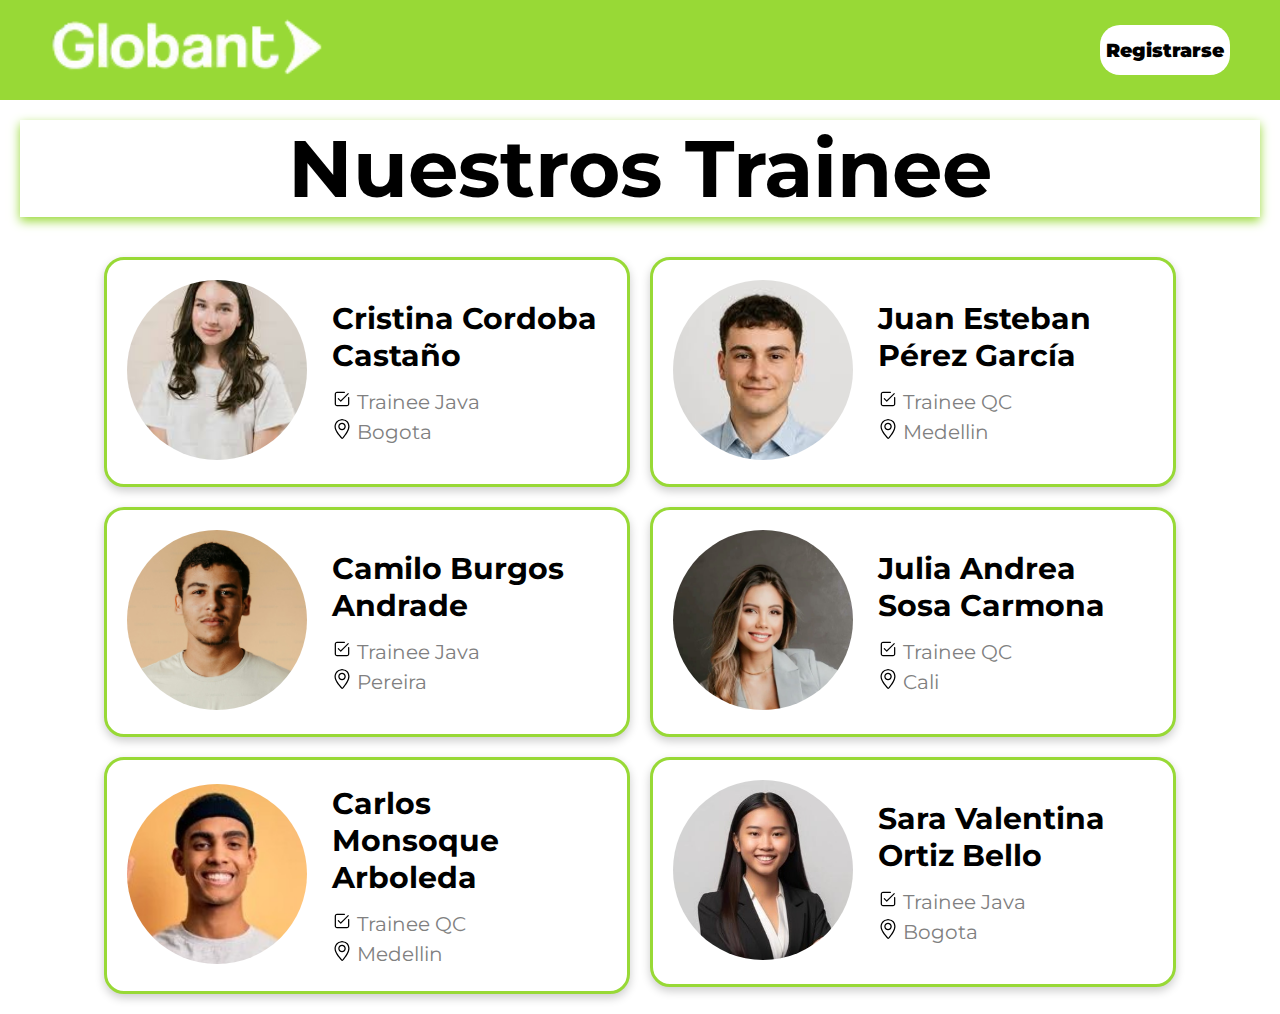
<file: front/index.html>
<!DOCTYPE html>
<html lang="en">

<head>
    <meta charset="UTF-8">
    <meta name="viewport" content="width=device-width, initial-scale=1.0">
    <title>Document</title>
    <link rel="stylesheet" href="styles.css">
    <link href="https://fonts.googleapis.com/css2?family=Montserrat:wght@300;400;500;600;700&display=swap"
        rel="stylesheet">
        
</head>

<body>
    <header>
        <img src="img/globantTexto.png" alt="textoglobant">
        <a href="form.html"><button>Registrarse</button></a>
        
        
    </header>
    <div>
        <h1>Nuestros Trainee</h1>
    </div>
    <div class="container">
        <a href="CVcristina.html">
            <div class="card">
                <div class="photo">
                    <img src="img/cristina.jpeg" alt="Foto Cristina Cordoba Castaño">
                </div>
                <div class="description">
                    <p class="name">Cristina Cordoba Castaño</p>
                    <p class="rol"><img src="img/check-square-svgrepo-com.svg" alt="check">Trainee Java</p>
                    <p class="location"><img src="img/location-svgrepo-com.svg" alt="location">Bogota</p>
                </div>
            </div>
        </a>
        <a href="CVandres.html">
            <div class="card">
                <div class="photo">
                    <img src="img/foto-profile.jpg" alt="Foto Juan Esteban Pérez García">
                </div>
                <div class="description">
                    <p class="name">Juan Esteban Pérez García</p>
                    <p class="rol"><img src="img/check-square-svgrepo-com.svg" alt="check">Trainee QC</p>
                    <p class="location"><img src="img/location-svgrepo-com.svg" alt="location">Medellin</p>
                </div>
            </div>
        </a>
        <a href="CVcamilo.html">
            <div class="card">
                <div class="photo">
                    <img src="img/camilo.jpeg" alt="Foto Camilo Burgos Andrade">
                </div>
                <div class="description">
                    <p class="name">Camilo Burgos Andrade</p>
                    <p class="rol"><img src="img/check-square-svgrepo-com.svg" alt="check">Trainee Java</p>
                    <p class="location"><img src="img/location-svgrepo-com.svg" alt="location">Pereira</p>
                </div>
            </div>
        </a>
         <a href="CVjulia.html">
            <div class="card">
                <div class="photo">
                    <img src="img/julia.jpg" alt="Foto Julia Andrea Sosa Carmona">
                </div>
                <div class="description">
                    <p class="name">Julia Andrea Sosa Carmona</p>
                    <p class="rol"><img src="img/check-square-svgrepo-com.svg" alt="check">Trainee QC</p>
                    <p class="location"><img src="img/location-svgrepo-com.svg" alt="location">Cali</p>
                </div>
            </div>
        </a>
        <a href="CVcarlos.html">
            <div class="card">
                <div class="photo">
                    <img src="img/carlos.jpg" alt="Foto ana">
                </div>
                <div class="description">
                    <p class="name">Carlos Monsoque Arboleda</p>
                    <p class="rol"><img src="img/check-square-svgrepo-com.svg" alt="check">Trainee QC</p>
                    <p class="location"><img src="img/location-svgrepo-com.svg" alt="location">Medellin</p>
                </div>
            </div>
        </a>
         <a href="CVvalentina.html">
            <div class="card">
                <div class="photo">
                    <img src="img/valentina.jpg" alt="Foto ana">
                </div>
                <div class="description">
                    <p class="name">Sara Valentina Ortiz Bello</p>
                    <p class="rol"><img src="img/check-square-svgrepo-com.svg" alt="check">Trainee Java</p>
                    <p class="location"><img src="img/location-svgrepo-com.svg" alt="location">Bogota</p>
                </div>
            </div>
        </a>
       
        

    </div>

    <footer>

    </footer>

    <script src="app.js"></script>
</body>

</html>
</file>
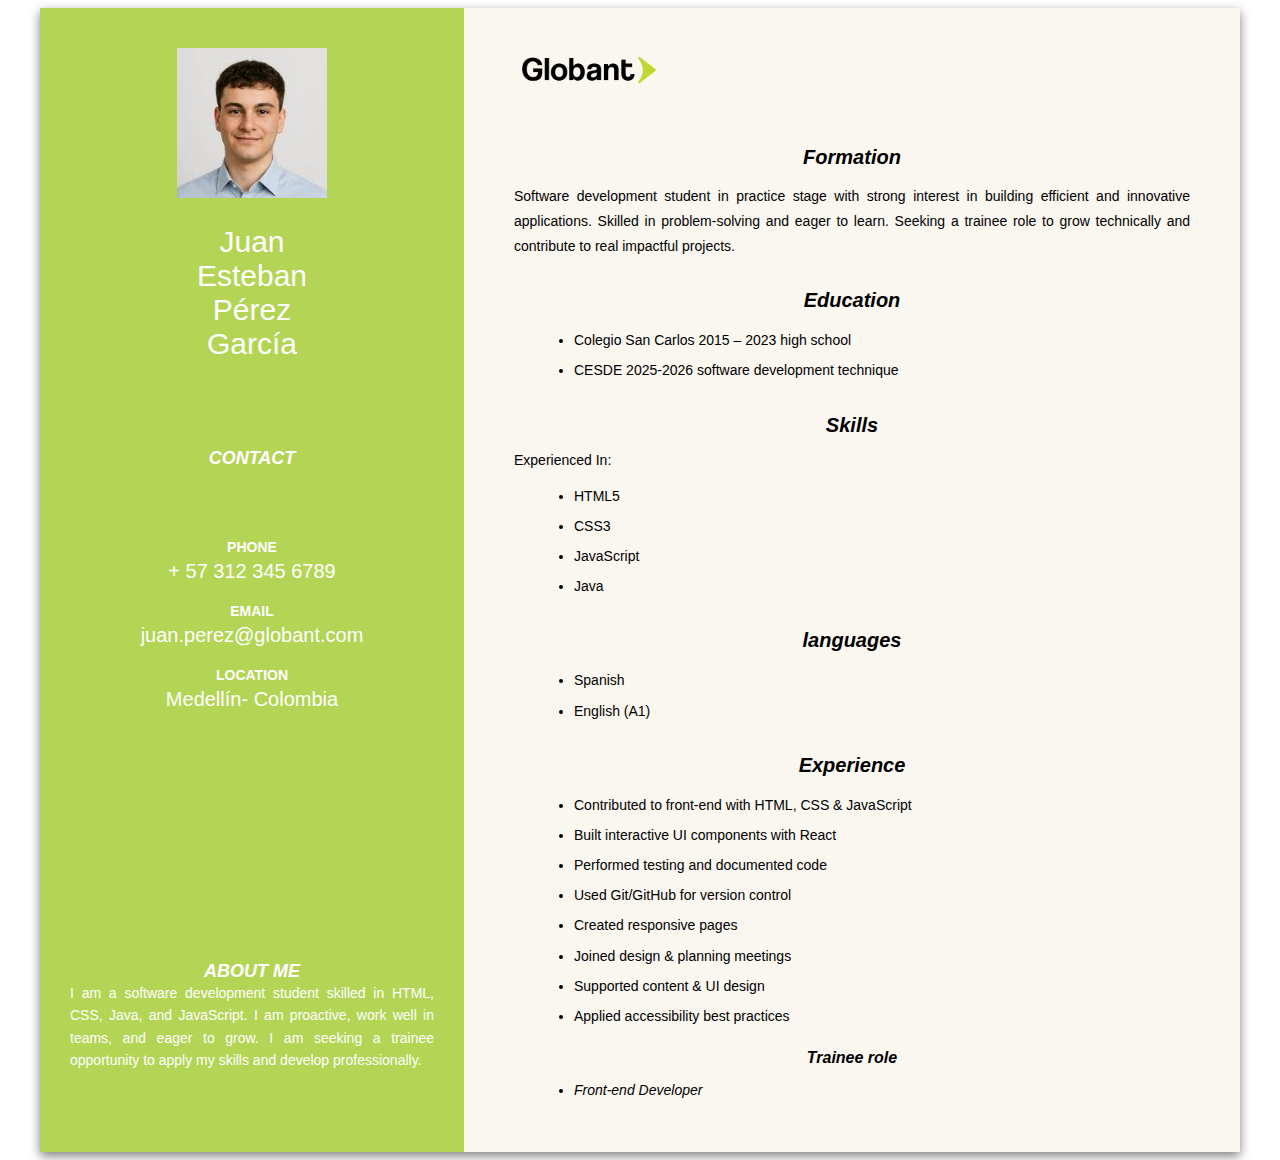
<file: front/CV.html>
<!DOCTYPE html>
<html lang="es">
<head>
    <meta charset="UTF-8">
    <meta name="viewport" content="width=device-width, initial-scale=1.0">
    <title>CV - Juan Esteban Pérez García</title>
    <link rel="stylesheet" href="CV.css">
</head>
<body>
    <div class="container">
        
        
        <div class="left-column">
           
            <div class="profile-photo">
                <img src="img/foto-profile.jpg" alt="profile-photo>
            </div>
            
         
            <div class="name">
                Juan Esteban<br>Pérez García
            </div>

           
            <div class="section-title">CONTACT</div>
            <div class="contact-info">
                <div class="contact-label">PHONE</div>
                <div class="contact-value">+ 57 312 345 6789</div>
                
                <div class="contact-label">EMAIL</div>
                <div class="contact-value">juan.perez@globant.com</div>
                
                <div class="contact-label">LOCATION</div>
                <div class="contact-value">Medellín- Colombia</div>
            </div>

           
            <div class="section-title">ABOUT ME</div>
            <div class="about-text">
                I am a software development student skilled in HTML, CSS, Java, and JavaScript. I am proactive, work well in teams, and eager to grow. I am seeking a trainee opportunity to apply my skills and develop professionally.
            </div>
        </div>

        
      
        <div class="right-column">
           
            <img src="img/globant-logo.png" alt="Globant-logo">

           
            <div class="right-section-title">Formation</div>
            <div class="formation-text">
                Software development student in practice stage with strong interest in building efficient and innovative applications. Skilled in problem-solving and eager to learn. Seeking a trainee role to grow technically and contribute to real impactful projects.
            </div>

           
            <div class="right-section-title">Education</div>
            <ul class="education-list">
                <li>Colegio San Carlos  2015 – 2023 high school</li>
                <li>CESDE 2025-2026 software development technique</li>
            </ul>

       
            <div class="right-section-title">Skills</div>
            <div class="skills-intro">Experienced In:</div>
            <ul class="skills-list">
                <li>HTML5</li>
                <li>CSS3</li>
                <li>JavaScript</li>
                <li>Java</li>
            </ul>

            
            <div class="right-section-title">languages</div>
            <ul class="languages-list">
                <li>Spanish</li>
                <li>English (A1)</li>
            </ul>

            
            <div class="right-section-title">Experience</div>
            <ul class="experience-list">
                <li>Contributed to front-end with HTML, CSS & JavaScript</li>
                <li>Built interactive UI components with React</li>
                <li>Performed testing and documented code</li>
                <li>Used Git/GitHub for version control</li>
                <li>Created responsive pages</li>
                <li>Joined design & planning meetings</li>
                <li>Supported content & UI design</li>
                <li>Applied accessibility best practices</li>
            </ul>

           
            <div class="trainee-title">Trainee role</div>
            <ul class="role-item">
                <li><em>Front-end Developer</em></li>
            </ul>
        </div>
        
    </div>
</body>
</html>
</file>
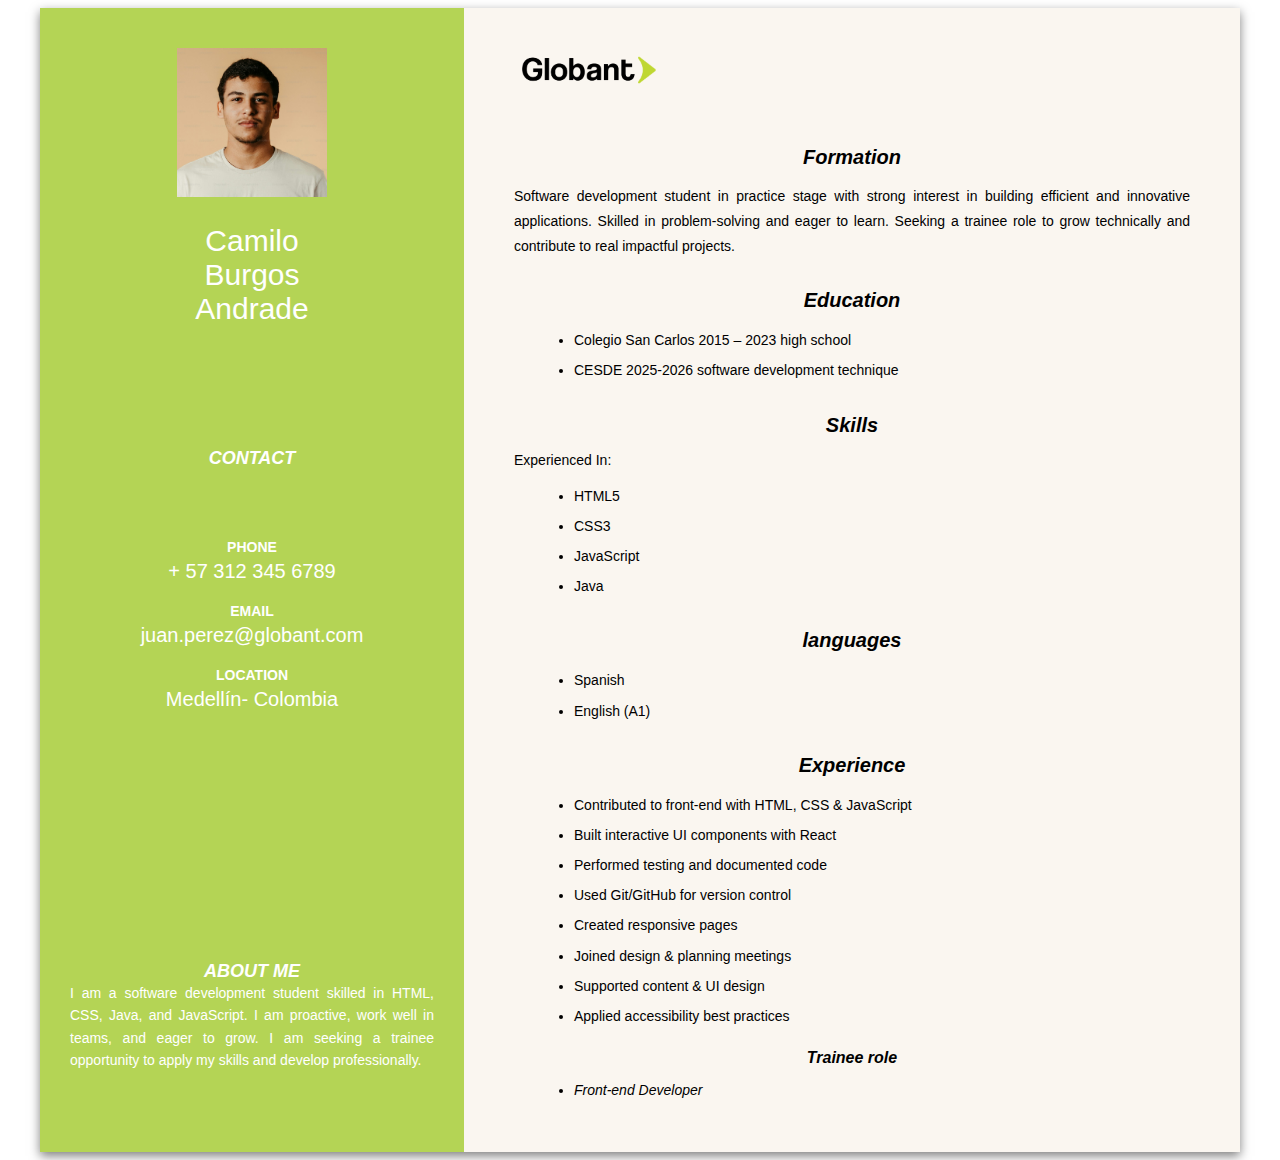
<file: front/CVcamilo.html>
<!DOCTYPE html>
<html lang="es">
<head>
    <meta charset="UTF-8">
    <meta name="viewport" content="width=device-width, initial-scale=1.0">
    <title>CV - Juan Esteban Pérez García</title>
    <link rel="stylesheet" href="CV.css">
</head>
<body>
    <div class="container">
        
        
        <div class="left-column">
           
            <div class="profile-photo">
                <img src="img/camilo.jpeg" alt="profile-photo>
            </div>
            
         
            <div class="name">
                Camilo <br>Burgos Andrade
            </div>

           
            <div class="section-title">CONTACT</div>
            <div class="contact-info">
                <div class="contact-label">PHONE</div>
                <div class="contact-value">+ 57 312 345 6789</div>
                
                <div class="contact-label">EMAIL</div>
                <div class="contact-value">juan.perez@globant.com</div>
                
                <div class="contact-label">LOCATION</div>
                <div class="contact-value">Medellín- Colombia</div>
            </div>

           
            <div class="section-title">ABOUT ME</div>
            <div class="about-text">
                I am a software development student skilled in HTML, CSS, Java, and JavaScript. I am proactive, work well in teams, and eager to grow. I am seeking a trainee opportunity to apply my skills and develop professionally.
            </div>
        </div>

        
      
        <div class="right-column">
           
            <img src="img/globant-logo.png" alt="Globant-logo">

           
            <div class="right-section-title">Formation</div>
            <div class="formation-text">
                Software development student in practice stage with strong interest in building efficient and innovative applications. Skilled in problem-solving and eager to learn. Seeking a trainee role to grow technically and contribute to real impactful projects.
            </div>

           
            <div class="right-section-title">Education</div>
            <ul class="education-list">
                <li>Colegio San Carlos  2015 – 2023 high school</li>
                <li>CESDE 2025-2026 software development technique</li>
            </ul>

       
            <div class="right-section-title">Skills</div>
            <div class="skills-intro">Experienced In:</div>
            <ul class="skills-list">
                <li>HTML5</li>
                <li>CSS3</li>
                <li>JavaScript</li>
                <li>Java</li>
            </ul>

            
            <div class="right-section-title">languages</div>
            <ul class="languages-list">
                <li>Spanish</li>
                <li>English (A1)</li>
            </ul>

            
            <div class="right-section-title">Experience</div>
            <ul class="experience-list">
                <li>Contributed to front-end with HTML, CSS & JavaScript</li>
                <li>Built interactive UI components with React</li>
                <li>Performed testing and documented code</li>
                <li>Used Git/GitHub for version control</li>
                <li>Created responsive pages</li>
                <li>Joined design & planning meetings</li>
                <li>Supported content & UI design</li>
                <li>Applied accessibility best practices</li>
            </ul>

           
            <div class="trainee-title">Trainee role</div>
            <ul class="role-item">
                <li><em>Front-end Developer</em></li>
            </ul>
        </div>
        
    </div>
</body>
</html>
</file>
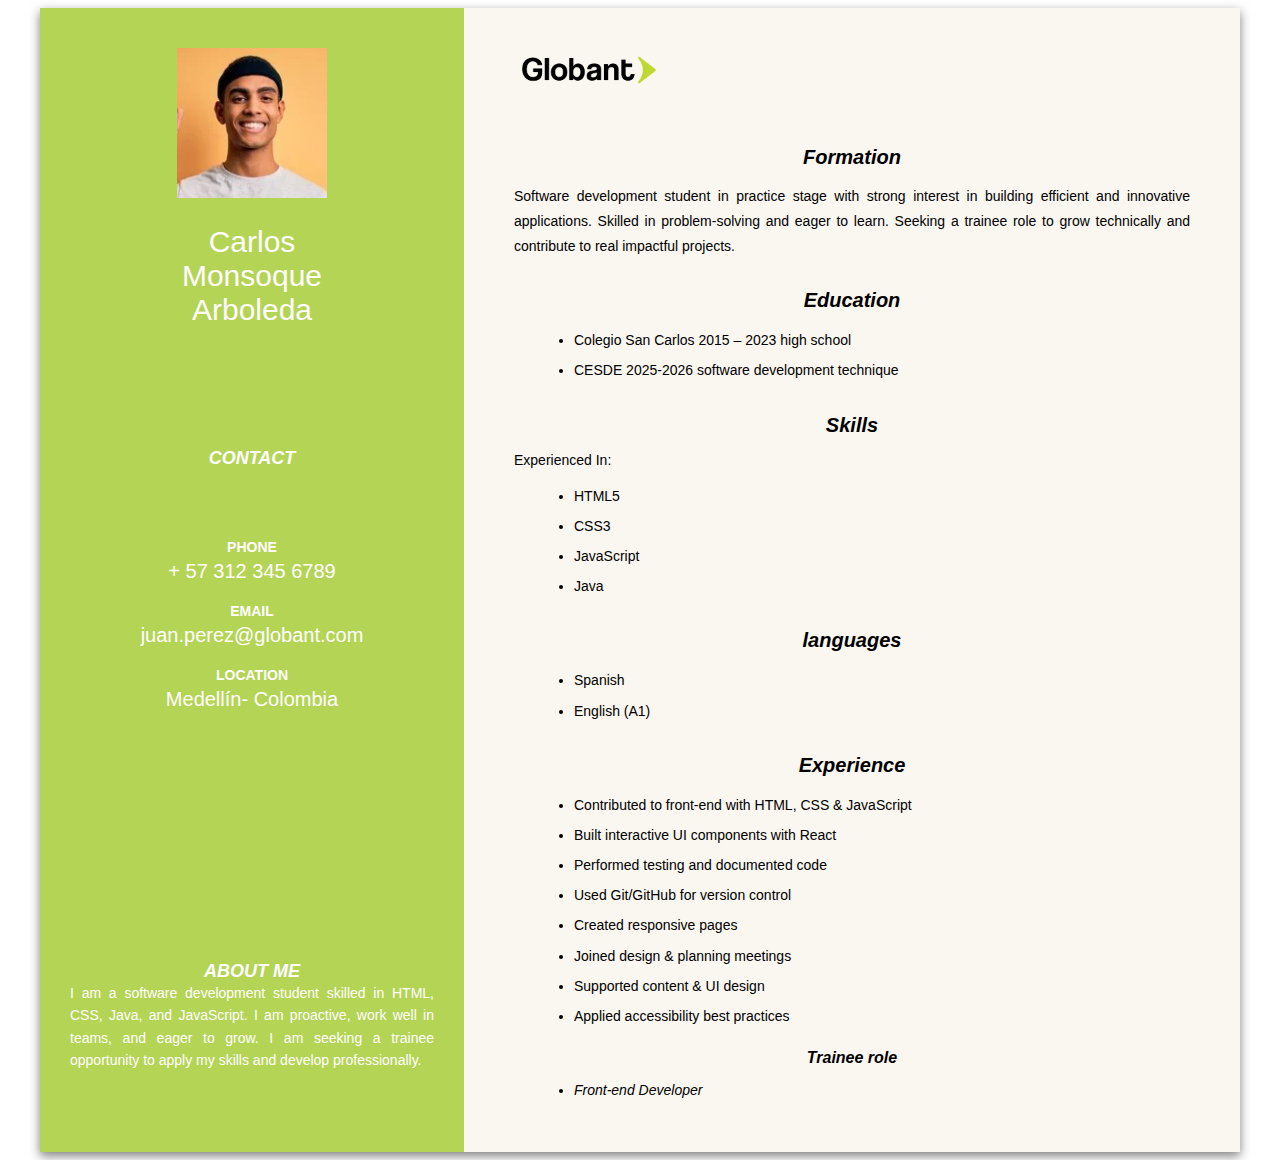
<file: front/CVcarlos.html>
<!DOCTYPE html>
<html lang="es">
<head>
    <meta charset="UTF-8">
    <meta name="viewport" content="width=device-width, initial-scale=1.0">
    <title>CV - Juan Esteban Pérez García</title>
    <link rel="stylesheet" href="CV.css">
</head>
<body>
    <div class="container">
        
        
        <div class="left-column">
           
            <div class="profile-photo">
                <img src="img/carlos.jpg" alt="profile-photo>
            </div>
            
         
            <div class="name">
                Carlos <br>Monsoque Arboleda
            </div>

           
            <div class="section-title">CONTACT</div>
            <div class="contact-info">
                <div class="contact-label">PHONE</div>
                <div class="contact-value">+ 57 312 345 6789</div>
                
                <div class="contact-label">EMAIL</div>
                <div class="contact-value">juan.perez@globant.com</div>
                
                <div class="contact-label">LOCATION</div>
                <div class="contact-value">Medellín- Colombia</div>
            </div>

           
            <div class="section-title">ABOUT ME</div>
            <div class="about-text">
                I am a software development student skilled in HTML, CSS, Java, and JavaScript. I am proactive, work well in teams, and eager to grow. I am seeking a trainee opportunity to apply my skills and develop professionally.
            </div>
        </div>

        
      
        <div class="right-column">
           
            <img src="img/globant-logo.png" alt="Globant-logo">

           
            <div class="right-section-title">Formation</div>
            <div class="formation-text">
                Software development student in practice stage with strong interest in building efficient and innovative applications. Skilled in problem-solving and eager to learn. Seeking a trainee role to grow technically and contribute to real impactful projects.
            </div>

           
            <div class="right-section-title">Education</div>
            <ul class="education-list">
                <li>Colegio San Carlos  2015 – 2023 high school</li>
                <li>CESDE 2025-2026 software development technique</li>
            </ul>

       
            <div class="right-section-title">Skills</div>
            <div class="skills-intro">Experienced In:</div>
            <ul class="skills-list">
                <li>HTML5</li>
                <li>CSS3</li>
                <li>JavaScript</li>
                <li>Java</li>
            </ul>

            
            <div class="right-section-title">languages</div>
            <ul class="languages-list">
                <li>Spanish</li>
                <li>English (A1)</li>
            </ul>

            
            <div class="right-section-title">Experience</div>
            <ul class="experience-list">
                <li>Contributed to front-end with HTML, CSS & JavaScript</li>
                <li>Built interactive UI components with React</li>
                <li>Performed testing and documented code</li>
                <li>Used Git/GitHub for version control</li>
                <li>Created responsive pages</li>
                <li>Joined design & planning meetings</li>
                <li>Supported content & UI design</li>
                <li>Applied accessibility best practices</li>
            </ul>

           
            <div class="trainee-title">Trainee role</div>
            <ul class="role-item">
                <li><em>Front-end Developer</em></li>
            </ul>
        </div>
        
    </div>
</body>
</html>
</file>
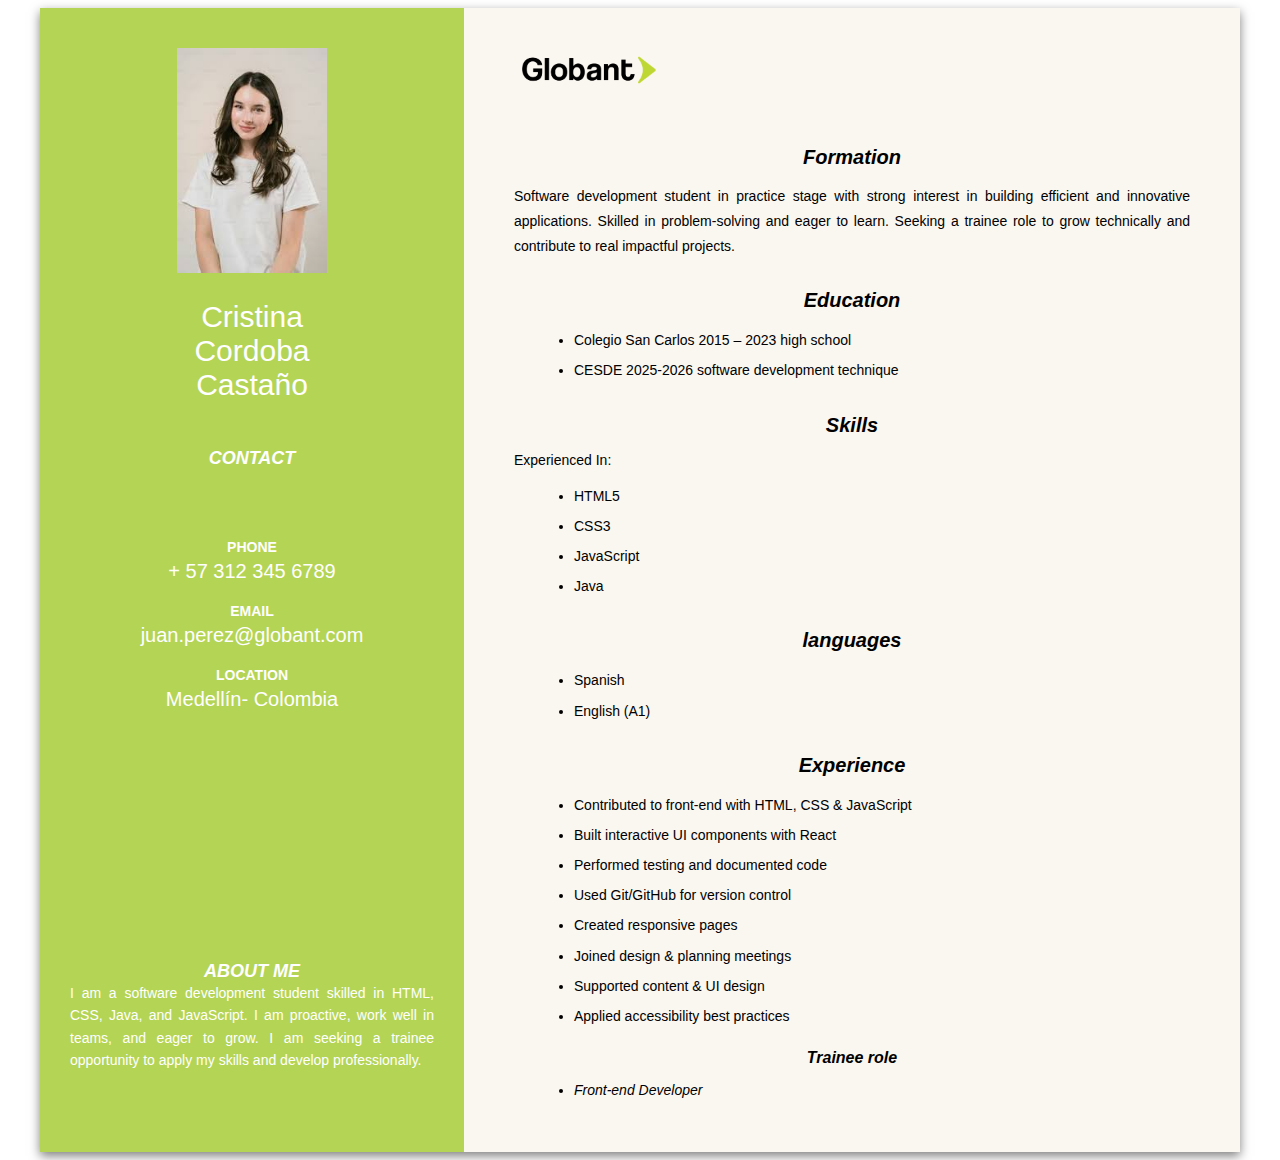
<file: front/CVcristina.html>
<!DOCTYPE html>
<html lang="es">
<head>
    <meta charset="UTF-8">
    <meta name="viewport" content="width=device-width, initial-scale=1.0">
    <title>CV - Juan Esteban Pérez García</title>
    <link rel="stylesheet" href="CV.css">
</head>
<body>
    <div class="container">
        
        
        <div class="left-column">
           
            <div class="profile-photo">
                <img src="img/cristina.jpeg" alt="profile-photo>
            </div>
            
         
            <div class="name">
                Cristina<br>Cordoba Castaño
            </div>

           
            <div class="section-title">CONTACT</div>
            <div class="contact-info">
                <div class="contact-label">PHONE</div>
                <div class="contact-value">+ 57 312 345 6789</div>
                
                <div class="contact-label">EMAIL</div>
                <div class="contact-value">juan.perez@globant.com</div>
                
                <div class="contact-label">LOCATION</div>
                <div class="contact-value">Medellín- Colombia</div>
            </div>

           
            <div class="section-title">ABOUT ME</div>
            <div class="about-text">
                I am a software development student skilled in HTML, CSS, Java, and JavaScript. I am proactive, work well in teams, and eager to grow. I am seeking a trainee opportunity to apply my skills and develop professionally.
            </div>
        </div>

        
      
        <div class="right-column">
           
            <img src="img/globant-logo.png" alt="Globant-logo">

           
            <div class="right-section-title">Formation</div>
            <div class="formation-text">
                Software development student in practice stage with strong interest in building efficient and innovative applications. Skilled in problem-solving and eager to learn. Seeking a trainee role to grow technically and contribute to real impactful projects.
            </div>

           
            <div class="right-section-title">Education</div>
            <ul class="education-list">
                <li>Colegio San Carlos  2015 – 2023 high school</li>
                <li>CESDE 2025-2026 software development technique</li>
            </ul>

       
            <div class="right-section-title">Skills</div>
            <div class="skills-intro">Experienced In:</div>
            <ul class="skills-list">
                <li>HTML5</li>
                <li>CSS3</li>
                <li>JavaScript</li>
                <li>Java</li>
            </ul>

            
            <div class="right-section-title">languages</div>
            <ul class="languages-list">
                <li>Spanish</li>
                <li>English (A1)</li>
            </ul>

            
            <div class="right-section-title">Experience</div>
            <ul class="experience-list">
                <li>Contributed to front-end with HTML, CSS & JavaScript</li>
                <li>Built interactive UI components with React</li>
                <li>Performed testing and documented code</li>
                <li>Used Git/GitHub for version control</li>
                <li>Created responsive pages</li>
                <li>Joined design & planning meetings</li>
                <li>Supported content & UI design</li>
                <li>Applied accessibility best practices</li>
            </ul>

           
            <div class="trainee-title">Trainee role</div>
            <ul class="role-item">
                <li><em>Front-end Developer</em></li>
            </ul>
        </div>
        
    </div>
</body>
</html>
</file>
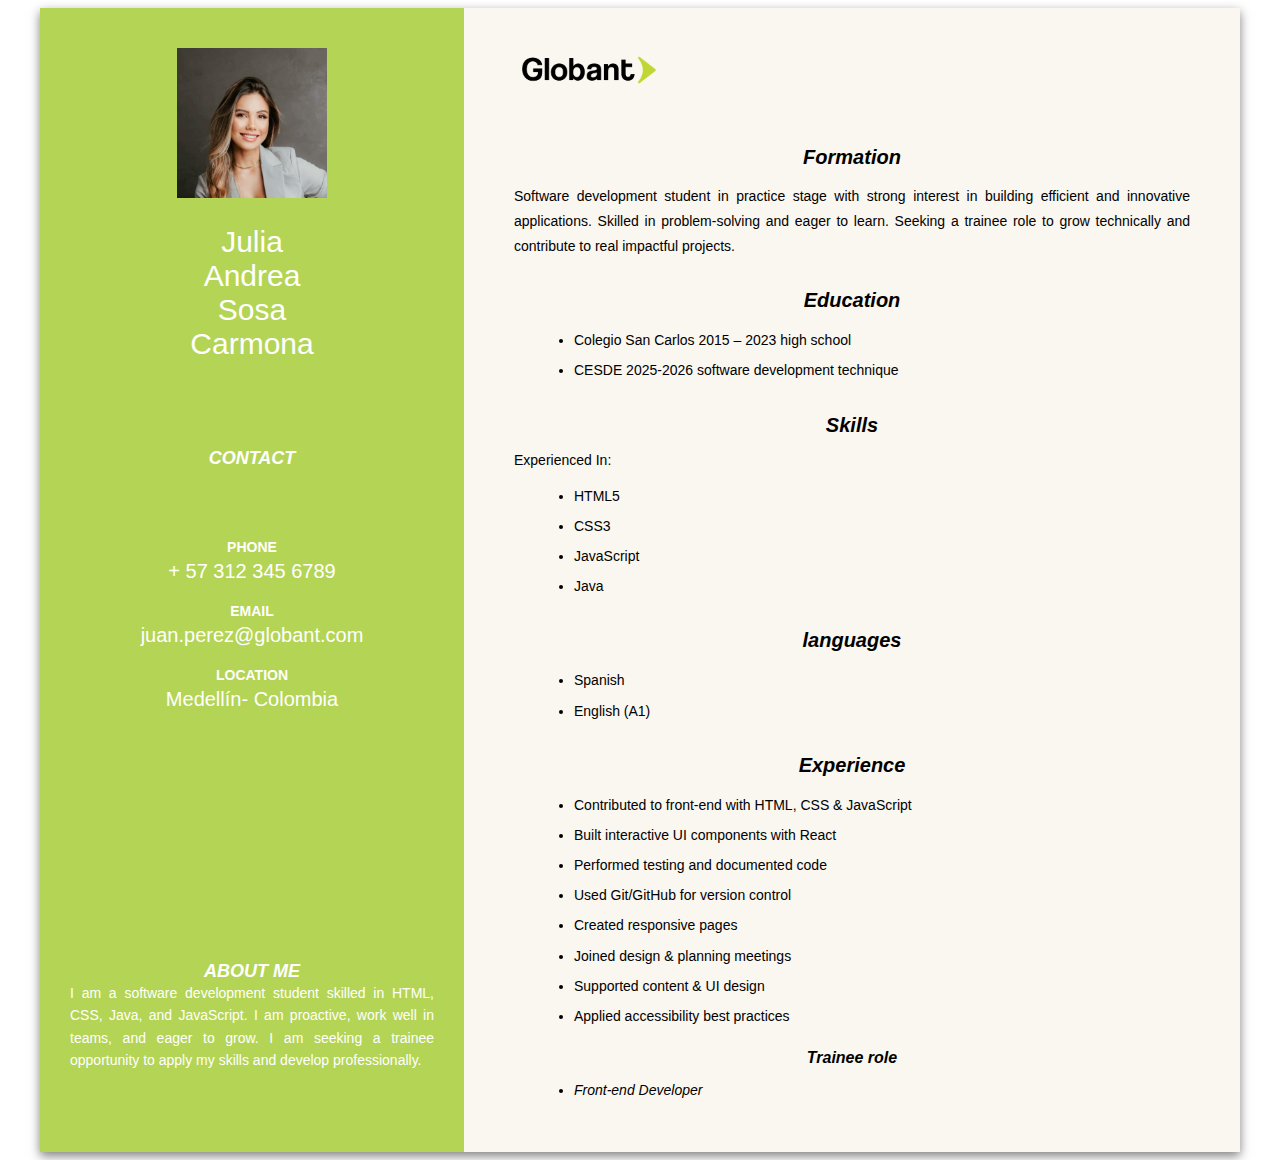
<file: front/CVjulia.html>
<!DOCTYPE html>
<html lang="es">
<head>
    <meta charset="UTF-8">
    <meta name="viewport" content="width=device-width, initial-scale=1.0">
    <title>CV - Juan Esteban Pérez García</title>
    <link rel="stylesheet" href="CV.css">
</head>
<body>
    <div class="container">
        
        
        <div class="left-column">
           
            <div class="profile-photo">
                <img src="img/julia.jpg" alt="profile-photo>
            </div>
            
         
            <div class="name">
                Julia Andrea <br>Sosa Carmona
            </div>

           
            <div class="section-title">CONTACT</div>
            <div class="contact-info">
                <div class="contact-label">PHONE</div>
                <div class="contact-value">+ 57 312 345 6789</div>
                
                <div class="contact-label">EMAIL</div>
                <div class="contact-value">juan.perez@globant.com</div>
                
                <div class="contact-label">LOCATION</div>
                <div class="contact-value">Medellín- Colombia</div>
            </div>

           
            <div class="section-title">ABOUT ME</div>
            <div class="about-text">
                I am a software development student skilled in HTML, CSS, Java, and JavaScript. I am proactive, work well in teams, and eager to grow. I am seeking a trainee opportunity to apply my skills and develop professionally.
            </div>
        </div>

        
      
        <div class="right-column">
           
            <img src="img/globant-logo.png" alt="Globant-logo">

           
            <div class="right-section-title">Formation</div>
            <div class="formation-text">
                Software development student in practice stage with strong interest in building efficient and innovative applications. Skilled in problem-solving and eager to learn. Seeking a trainee role to grow technically and contribute to real impactful projects.
            </div>

           
            <div class="right-section-title">Education</div>
            <ul class="education-list">
                <li>Colegio San Carlos  2015 – 2023 high school</li>
                <li>CESDE 2025-2026 software development technique</li>
            </ul>

       
            <div class="right-section-title">Skills</div>
            <div class="skills-intro">Experienced In:</div>
            <ul class="skills-list">
                <li>HTML5</li>
                <li>CSS3</li>
                <li>JavaScript</li>
                <li>Java</li>
            </ul>

            
            <div class="right-section-title">languages</div>
            <ul class="languages-list">
                <li>Spanish</li>
                <li>English (A1)</li>
            </ul>

            
            <div class="right-section-title">Experience</div>
            <ul class="experience-list">
                <li>Contributed to front-end with HTML, CSS & JavaScript</li>
                <li>Built interactive UI components with React</li>
                <li>Performed testing and documented code</li>
                <li>Used Git/GitHub for version control</li>
                <li>Created responsive pages</li>
                <li>Joined design & planning meetings</li>
                <li>Supported content & UI design</li>
                <li>Applied accessibility best practices</li>
            </ul>

           
            <div class="trainee-title">Trainee role</div>
            <ul class="role-item">
                <li><em>Front-end Developer</em></li>
            </ul>
        </div>
        
    </div>
</body>
</html>
</file>
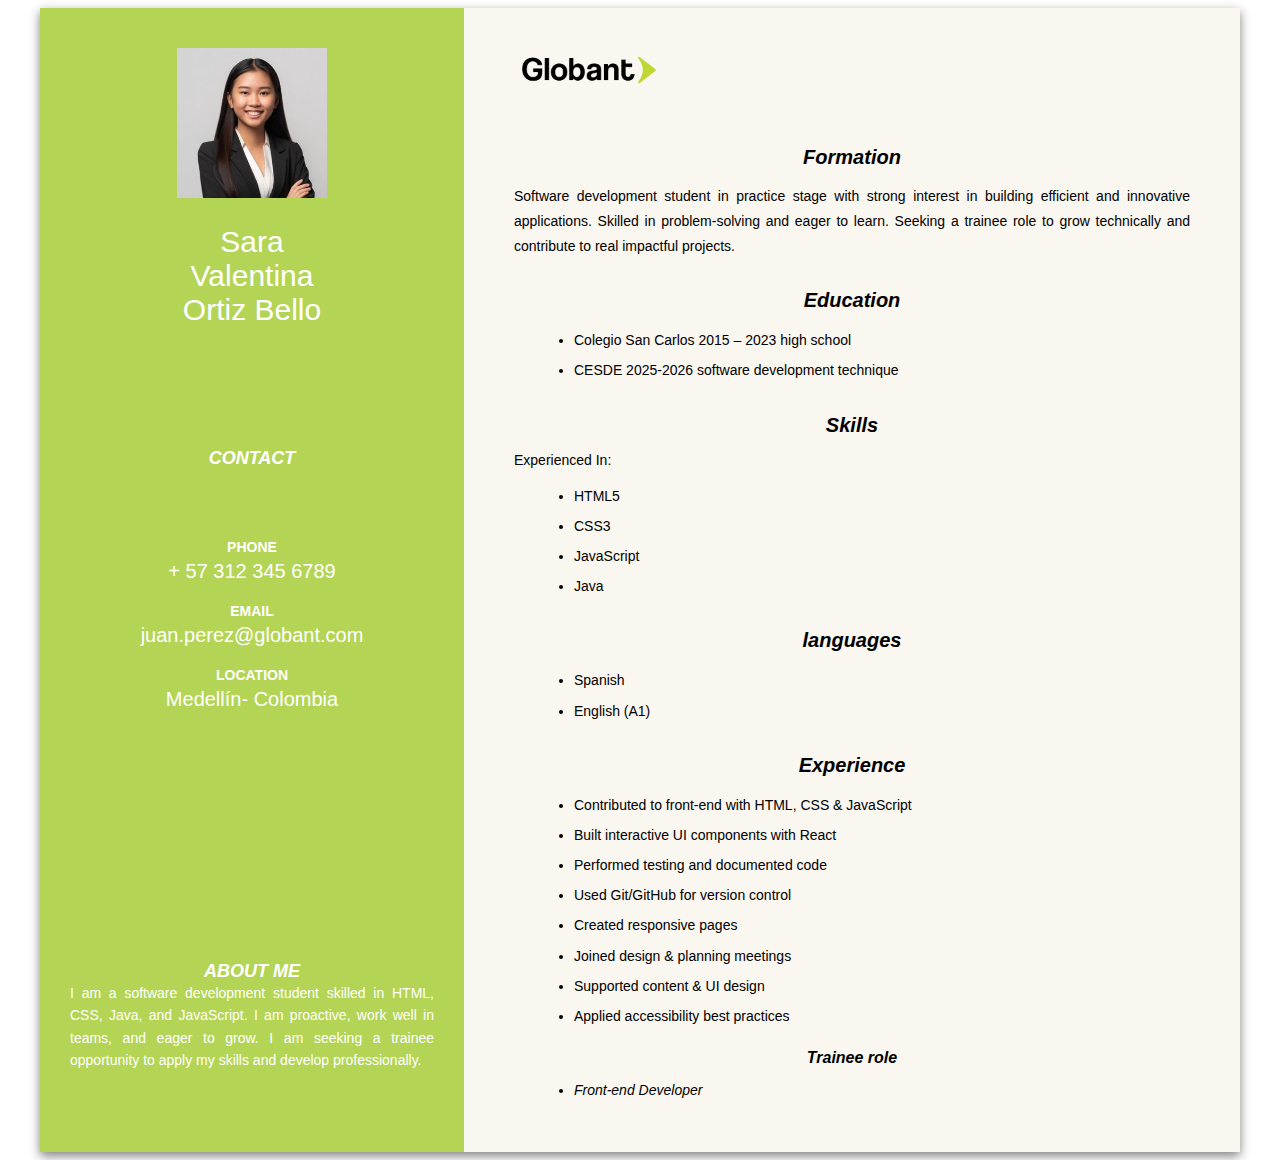
<file: front/CVvalentina.html>
<!DOCTYPE html>
<html lang="es">
<head>
    <meta charset="UTF-8">
    <meta name="viewport" content="width=device-width, initial-scale=1.0">
    <title>CV - Juan Esteban Pérez García</title>
    <link rel="stylesheet" href="CV.css">
</head>
<body>
    <div class="container">
        
        
        <div class="left-column">
           
            <div class="profile-photo">
                <img src="img/valentina.jpg" alt="profile-photo>
            </div>
            
         
            <div class="name">
                Sara Valentina <br>Ortiz Bello
            </div>

           
            <div class="section-title">CONTACT</div>
            <div class="contact-info">
                <div class="contact-label">PHONE</div>
                <div class="contact-value">+ 57 312 345 6789</div>
                
                <div class="contact-label">EMAIL</div>
                <div class="contact-value">juan.perez@globant.com</div>
                
                <div class="contact-label">LOCATION</div>
                <div class="contact-value">Medellín- Colombia</div>
            </div>

           
            <div class="section-title">ABOUT ME</div>
            <div class="about-text">
                I am a software development student skilled in HTML, CSS, Java, and JavaScript. I am proactive, work well in teams, and eager to grow. I am seeking a trainee opportunity to apply my skills and develop professionally.
            </div>
        </div>

        
      
        <div class="right-column">
           
            <img src="img/globant-logo.png" alt="Globant-logo">

           
            <div class="right-section-title">Formation</div>
            <div class="formation-text">
                Software development student in practice stage with strong interest in building efficient and innovative applications. Skilled in problem-solving and eager to learn. Seeking a trainee role to grow technically and contribute to real impactful projects.
            </div>

           
            <div class="right-section-title">Education</div>
            <ul class="education-list">
                <li>Colegio San Carlos  2015 – 2023 high school</li>
                <li>CESDE 2025-2026 software development technique</li>
            </ul>

       
            <div class="right-section-title">Skills</div>
            <div class="skills-intro">Experienced In:</div>
            <ul class="skills-list">
                <li>HTML5</li>
                <li>CSS3</li>
                <li>JavaScript</li>
                <li>Java</li>
            </ul>

            
            <div class="right-section-title">languages</div>
            <ul class="languages-list">
                <li>Spanish</li>
                <li>English (A1)</li>
            </ul>

            
            <div class="right-section-title">Experience</div>
            <ul class="experience-list">
                <li>Contributed to front-end with HTML, CSS & JavaScript</li>
                <li>Built interactive UI components with React</li>
                <li>Performed testing and documented code</li>
                <li>Used Git/GitHub for version control</li>
                <li>Created responsive pages</li>
                <li>Joined design & planning meetings</li>
                <li>Supported content & UI design</li>
                <li>Applied accessibility best practices</li>
            </ul>

           
            <div class="trainee-title">Trainee role</div>
            <ul class="role-item">
                <li><em>Front-end Developer</em></li>
            </ul>
        </div>
        
    </div>
</body>
</html>
</file>
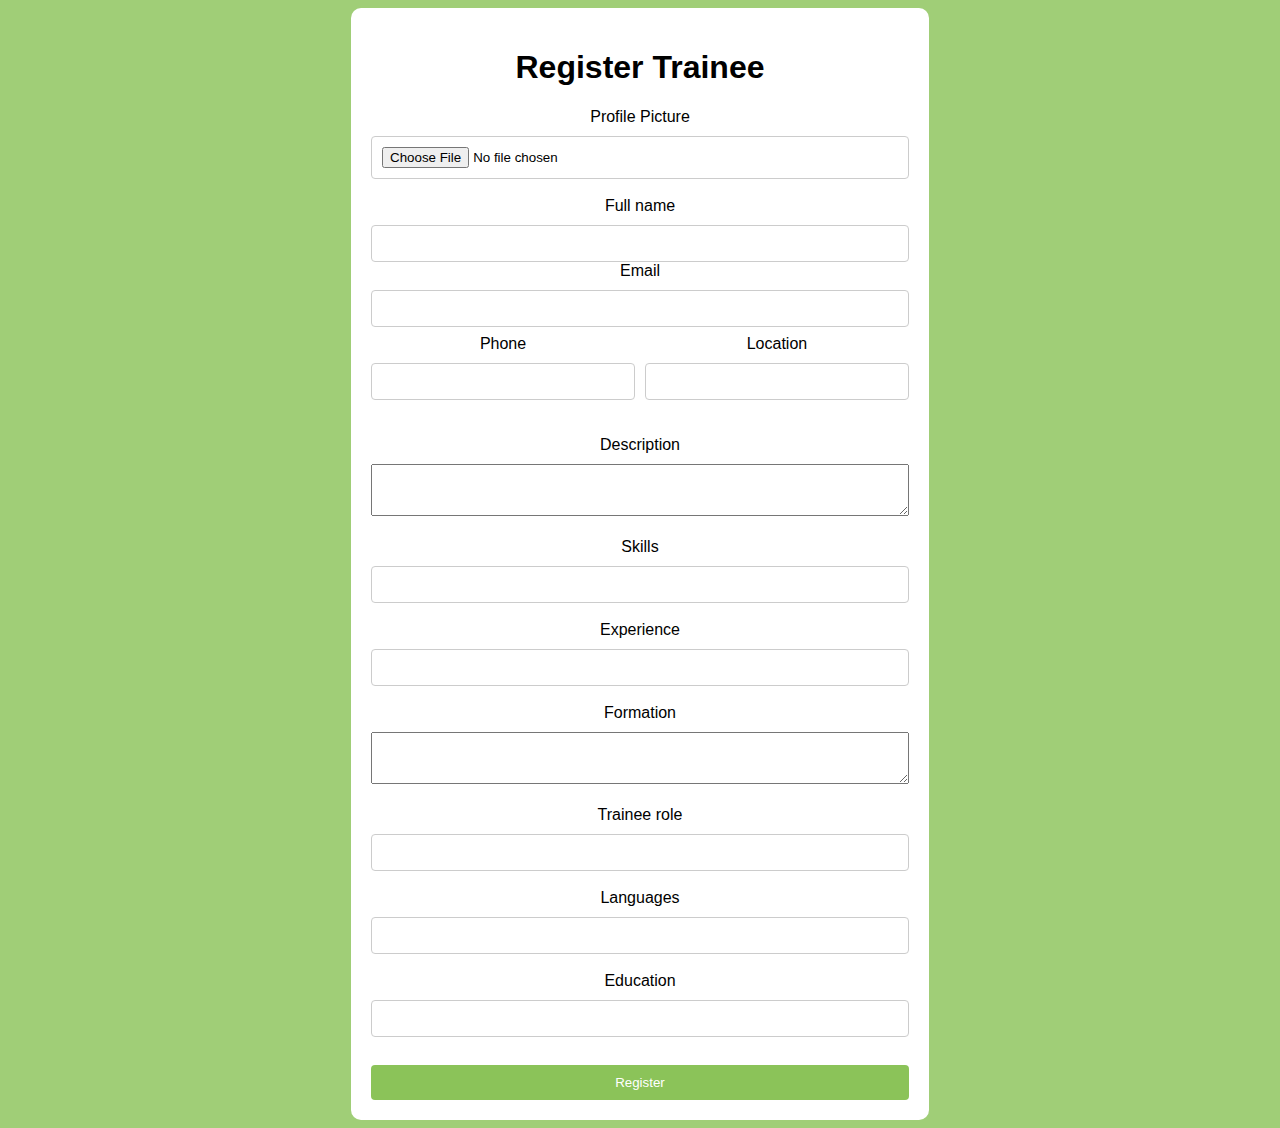
<file: front/form.html>
<!DOCTYPE html>
<html lang="en">
<head>
    <meta charset="UTF-8">
    <meta name="viewport" content="width=device-width, initial-scale=1.0">
    <title>Form</title>
    <link rel="stylesheet" href="form.css">
</head>
<body>
    
   <form>
    <h1>Register Trainee</h1>


     <label for="profile-picture">Profile Picture</label><br>
    <input type="file" id="profile-picture" required ><br><br

    <div class="two-columns">
        <div>
            <label for="full-name">Full name</label>
            <input type="text" id="full-name" name="full-name" required>
        </div>

        <div>
            <label for="email">Email</label>
            <input type="email" id="email" name="email" required>
        </div>
    </div>

    <div class="two-columns">
        <div>
            <label for="phone">Phone</label>
            <input type="tel" id="phone" name="phone" required>
        </div>

        <div>
            <label for="location">Location</label>
            <input type="text" id="location" name="location" required>
        </div>
    </div>

    <br><br>
    <label for="description">Description</label>
    <textarea id="description" required></textarea>
    <br><br>
    <label for="Skills">Skills</label>
    <input type="text" id="Skills" required>
<br><br>
    <label for="experience">Experience</label>
    <input type="text" id="experience" required>
<br><br>
    <label for="formation">Formation</label>
    <textarea  id="formation"></textarea>
<br><br>
    <label for="position">Trainee role</label>
    <input type="text" id="position" required>
<br><br>
    <label for="languages">Languages</label>
    <input type="text" id="languages" required>
    <br><br>
    <label for="education">Education</label>
    <input type="text" id="education" required>
    <br><br>
    <button type="submit">Register</button>
</form>

</body>
</html>
</file>
<file: front/styles.css>
* {
    margin: 0;
    font-family: 'Montserrat', sans-serif;
}

header {
    background-color: #98D936;
    height: 100px;
    display: flex;
    align-items: center;
    justify-content: space-between;
    padding: 0 50px 0 2px;
    img{
        height: 90px;
    }
}

button {
    border-radius: 20px;
    background-color: white;
    border: none;
    height: 50px;
    font-weight: 1000;
    font-size: larger;
    cursor: pointer;

}
button:hover {
    transform: scale(1.05); 
    box-shadow: 0px 4px 10px rgba(0, 0, 0, 0.5);
}
h1 {
    text-align: center;
    margin: 20px;
    font-size: 80px;
    box-shadow: 0px 4px 10px rgba(152, 217, 54, 1);
}

a {
    text-decoration: none;
}

p {
    color: gray;
    margin: 5px;
    font-size: 20px;
}


footer {
    background-color: #98D936;

}

.container {
    display: flex;
    flex-wrap: wrap;
    justify-content: center;
    gap: 20px;
    padding: 20px;

    img {
        width: 180px;
        height: 180px;
        object-fit: cover;
        border-radius: 50%;

    }
}

.card {
    background-color: white;
    border: 3px solid #98D936;
    width: 480px;
    display: flex;
    align-items: center;
    gap: 20px;
    padding: 20px;
    border-radius: 20px;
    box-shadow: 0px 4px 10px rgba(0, 0, 0, 0.2);
}
.card:hover {
    transform: scale(1.05); 
}

.name {
    color: black;
    font-size: 30px;
    font-weight: 700;
    margin-bottom: 15px;
}
.location {
    img{
    width: 20px;
    height: 20px;
    margin-right: 5px;
    }
}
.rol {
    img{
    width: 20px;
    height: 20px;
    margin-right: 5px;
    }
}
</file>
<file: front/CV.css>
body {
            font-family: Arial, sans-serif;
            background-color: #ffffff;
        }

       
        .container {
            display: flex;
            max-width: 1200px;
            margin: 0 auto;
            background-color: white;
            min-height: 100vh;
            box-shadow: 0px 4px 10px rgba(0, 0, 0, 0.5);
        }


        .left-column {
            background-color: #b4d455;
            width: 35%;
            padding: 40px 30px;
            color: white;
            text-align: center;
            font-size: 30px;
        }

       
        .profile-photo {
            width: 150px;
            height: 150px;
            margin: 0 auto 20px;
        }

        
      

      
        .section-title {
            font-size: 18px;
            font-weight: bold;
            font-style: italic;
            margin-top: 250px;
        }

       
        .contact-info {
            margin-bottom: 20px;
            margin-top: 70px;
        }

        .contact-label {
            font-size: 14px;
            margin-bottom: 5px;
            font-weight: bold;
        }

        .contact-value {
            font-size: 20px;
            margin-bottom: 20px;
        }

      
        .about-text {
            font-size: 14px;
            line-height: 1.6;
            text-align: justify;
        }


      
        .right-column {
            background-color: #faf6f0;
            width: 65%;
            padding: 40px 50px;
        }

       
      img {
            max-width: 150px;
            margin-bottom: 20px;
           
        }
        .company-name {
            font-size: 32px;
            font-weight: bold;
        }

        .arrow {
            color: #b4d455;
            font-size: 32px;
            font-weight: bold;
        }

       
        .right-section-title {
            font-size: 20px;
            font-style: italic;
            font-weight: bold;
            margin-bottom: 15px;
            margin-top: 30px;
            text-align: center;
        }

       
        .formation-text {
            font-size: 14px;
            line-height: 1.8;
            margin-bottom: 30px;
            text-align: justify;
        }


       
        .education-list,
        .skills-list,
        .languages-list,
        .experience-list {
            margin-left: 20px;
            margin-bottom: 20px;
        }

        .education-list li,
        .skills-list li,
        .languages-list li,
        .experience-list li {
            font-size: 14px;
            line-height: 1.8;
            margin-bottom: 5px;
        }

       
        .skills-intro {
            font-size: 14px;
            margin-bottom: 10px;
        }


       
        .trainee-title {
            font-size: 16px;
            font-weight: bold;
            font-style: italic;
            margin-top: 20px;
            margin-bottom: 15px;
            text-align: center;
        }

        .role-item {
            font-size: 14px;
            margin-left: 20px;
        }
</file>
<file: front/form.css>
body {
    display: flex;
    justify-content: center; 
    align-items: center;     
    background: #6fb531a8;      
}


form {
    background: rgb(255, 255, 255);
    padding: 20px;            
    border-radius: 10px;                   
    max-width: 600px;   
    font-family: Arial, sans-serif;   
    text-align: center;   
}



form .two-columns {
    display: grid;
    grid-template-columns: 1fr 1fr; 
    gap: 10px; 
    margin-top: 8px;
}


form input,
form textarea,
form button {
    margin-top: 10px;
    padding: 10px;
    width: 100%;
    box-sizing: border-box;
}

button {
    background: #6fb531ce;    
    color: white;            
    border: none;            
    border-radius: 4px;      
    cursor: pointer;     
    font-family: Arial, sans-serif;
}

input {
    border: 1px solid #ccc;  
    border-radius: 4px;
}
</file>
